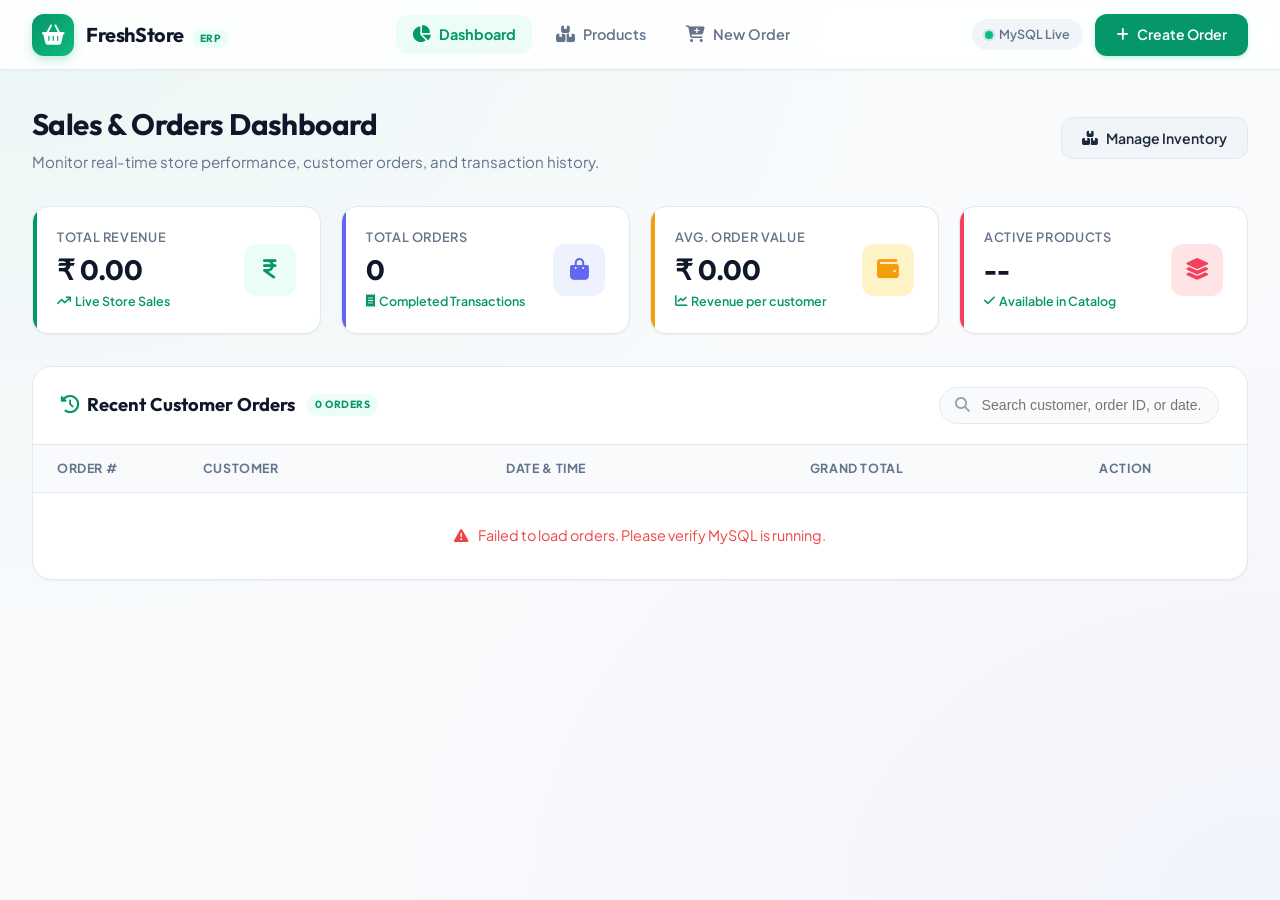
<file: ui/index.html>
<!DOCTYPE html>
<html lang="en">
<head>
  <meta charset="UTF-8">
  <title>Dashboard - Grocery Store Management System</title>
  <meta name="viewport" content="width=device-width, initial-scale=1.0">
  <link rel="stylesheet" href="https://cdnjs.cloudflare.com/ajax/libs/font-awesome/6.4.0/css/all.min.css">
  <link rel="stylesheet" href="css/modern.css">
</head>
<body>

  <!-- Top Navigation -->
  <nav class="app-navbar">
    <div class="brand-wrapper">
      <div class="brand-icon">
        <i class="fa-solid fa-basket-shopping"></i>
      </div>
      <div>
        <span class="brand-title">FreshStore <span class="brand-badge">ERP</span></span>
      </div>
    </div>

    <ul class="nav-links">
      <li>
        <a href="index.html" class="nav-link-item active">
          <i class="fa-solid fa-chart-pie"></i>
          <span>Dashboard</span>
        </a>
      </li>
      <li>
        <a href="manage-product.html" class="nav-link-item">
          <i class="fa-solid fa-boxes-stacked"></i>
          <span>Products</span>
        </a>
      </li>
      <li>
        <a href="order.html" class="nav-link-item">
          <i class="fa-solid fa-cart-plus"></i>
          <span>New Order</span>
        </a>
      </li>
    </ul>

    <div class="nav-actions">
      <div class="db-status-pill">
        <span class="status-dot"></span>
        <span>MySQL Live</span>
      </div>
      <a href="order.html" class="btn-modern btn-modern-primary">
        <i class="fa-solid fa-plus"></i>
        <span>Create Order</span>
      </a>
    </div>
  </nav>

  <!-- Main Container -->
  <main class="main-wrapper">
    <!-- Header -->
    <div class="page-header-row">
      <div class="page-title-box">
        <h1>Sales & Orders Dashboard</h1>
        <p>Monitor real-time store performance, customer orders, and transaction history.</p>
      </div>
      <div>
        <a href="manage-product.html" class="btn-modern btn-modern-secondary">
          <i class="fa-solid fa-boxes-stacked"></i>
          <span>Manage Inventory</span>
        </a>
      </div>
    </div>

    <!-- KPI Metric Cards -->
    <div class="stats-grid">
      <div class="stat-card emerald">
        <div class="stat-content">
          <span class="stat-label">Total Revenue</span>
          <span class="stat-value" id="kpiTotalRevenue">₹ 0.00</span>
          <span class="stat-subtext"><i class="fa-solid fa-arrow-trend-up"></i> Live Store Sales</span>
        </div>
        <div class="stat-icon-wrapper emerald">
          <i class="fa-solid fa-indian-rupee-sign"></i>
        </div>
      </div>

      <div class="stat-card indigo">
        <div class="stat-content">
          <span class="stat-label">Total Orders</span>
          <span class="stat-value" id="kpiTotalOrders">0</span>
          <span class="stat-subtext"><i class="fa-solid fa-receipt"></i> Completed Transactions</span>
        </div>
        <div class="stat-icon-wrapper indigo">
          <i class="fa-solid fa-bag-shopping"></i>
        </div>
      </div>

      <div class="stat-card amber">
        <div class="stat-content">
          <span class="stat-label">Avg. Order Value</span>
          <span class="stat-value" id="kpiAvgOrder">₹ 0.00</span>
          <span class="stat-subtext"><i class="fa-solid fa-chart-line"></i> Revenue per customer</span>
        </div>
        <div class="stat-icon-wrapper amber">
          <i class="fa-solid fa-wallet"></i>
        </div>
      </div>

      <div class="stat-card rose">
        <div class="stat-content">
          <span class="stat-label">Active Products</span>
          <span class="stat-value" id="kpiTotalProducts">--</span>
          <span class="stat-subtext"><i class="fa-solid fa-check"></i> Available in Catalog</span>
        </div>
        <div class="stat-icon-wrapper rose">
          <i class="fa-solid fa-layer-group"></i>
        </div>
      </div>
    </div>

    <!-- Orders Data Table Card -->
    <div class="content-card">
      <div class="card-header-bar">
        <div class="card-header-title">
          <i class="fa-solid fa-clock-rotate-left" style="color: var(--primary);"></i>
          <span>Recent Customer Orders</span>
          <span id="ordersCountBadge" class="brand-badge">0 Orders</span>
        </div>
        <div class="search-box-wrapper">
          <i class="fa-solid fa-magnifying-glass"></i>
          <input type="text" id="orderSearchInput" class="search-input" placeholder="Search customer, order ID, or date...">
        </div>
      </div>

      <div class="table-responsive">
        <table class="modern-table" id="ordersTable">
          <thead>
            <tr>
              <th style="width: 12%;">Order #</th>
              <th style="width: 25%;">Customer</th>
              <th style="width: 25%;">Date & Time</th>
              <th style="width: 18%;">Grand Total</th>
              <th style="width: 20%; text-align: center;">Action</th>
            </tr>
          </thead>
          <tbody id="ordersTableBody">
            <!-- Populated via dashboard.js -->
            <tr>
              <td colspan="5" class="text-center" style="padding: 3rem; text-align: center; color: var(--text-muted);">
                <i class="fa-solid fa-circle-notch fa-spin fa-2x" style="color: var(--primary); margin-bottom: 0.5rem;"></i>
                <p>Loading orders from database...</p>
              </td>
            </tr>
          </tbody>
        </table>
      </div>
    </div>
  </main>

  <script src="js/packages/jquery.min.js"></script>
  <script src="js/custom/common.js"></script>
  <script src="js/custom/dashboard.js"></script>
</body>
</html>
</file>
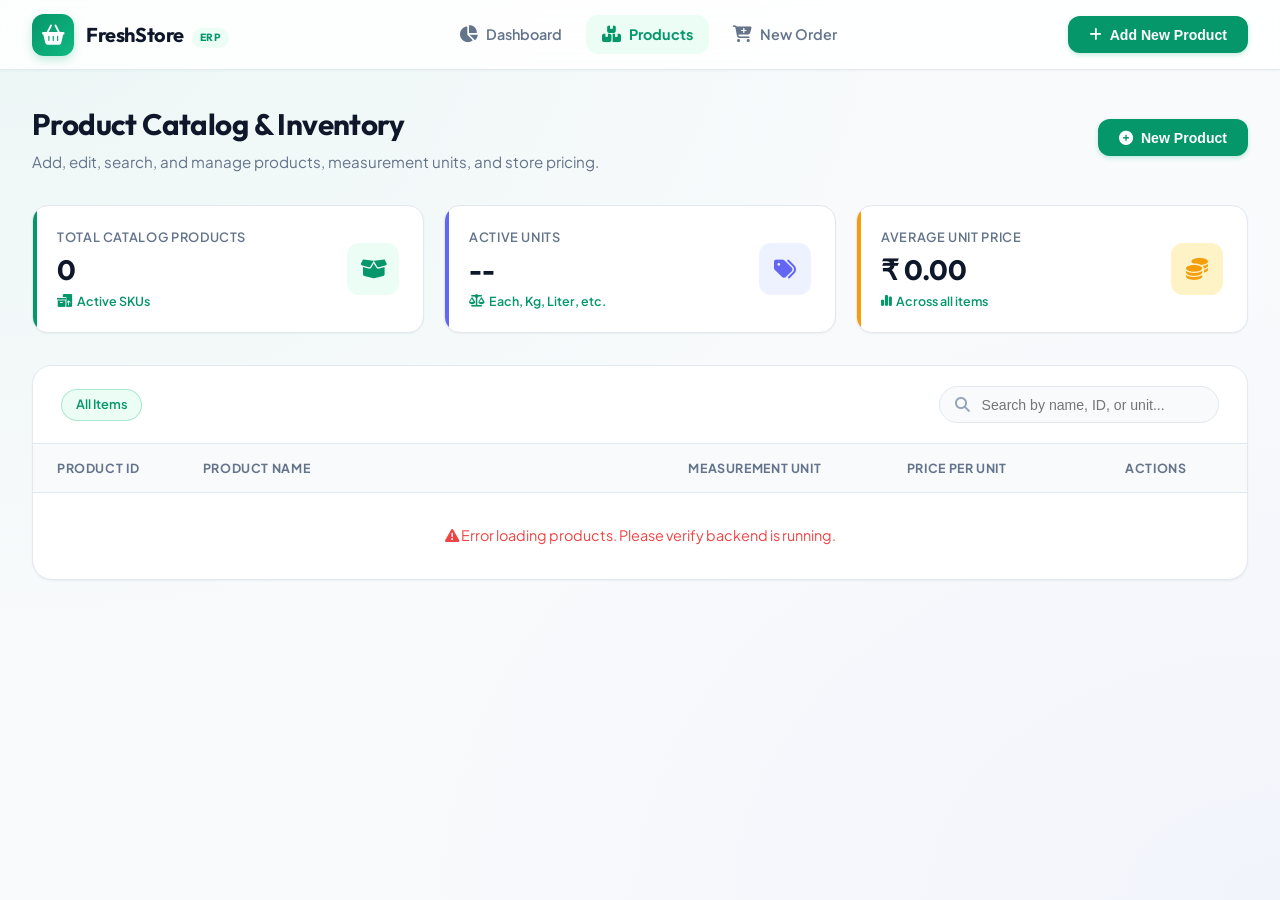
<file: ui/manage-product.html>
<!DOCTYPE html>
<html lang="en">
<head>
  <meta charset="UTF-8">
  <title>Manage Products - Grocery Store Management System</title>
  <meta name="viewport" content="width=device-width, initial-scale=1.0">
  <link rel="stylesheet" href="https://cdnjs.cloudflare.com/ajax/libs/font-awesome/6.4.0/css/all.min.css">
  <link rel="stylesheet" href="css/modern.css">
</head>
<body>

  <!-- Top Navigation -->
  <nav class="app-navbar">
    <div class="brand-wrapper">
      <div class="brand-icon">
        <i class="fa-solid fa-basket-shopping"></i>
      </div>
      <div>
        <span class="brand-title">FreshStore <span class="brand-badge">ERP</span></span>
      </div>
    </div>

    <ul class="nav-links">
      <li>
        <a href="index.html" class="nav-link-item">
          <i class="fa-solid fa-chart-pie"></i>
          <span>Dashboard</span>
        </a>
      </li>
      <li>
        <a href="manage-product.html" class="nav-link-item active">
          <i class="fa-solid fa-boxes-stacked"></i>
          <span>Products</span>
        </a>
      </li>
      <li>
        <a href="order.html" class="nav-link-item">
          <i class="fa-solid fa-cart-plus"></i>
          <span>New Order</span>
        </a>
      </li>
    </ul>

    <div class="nav-actions">
      <button type="button" class="btn-modern btn-modern-primary" id="openAddProductModal">
        <i class="fa-solid fa-plus"></i>
        <span>Add New Product</span>
      </button>
    </div>
  </nav>

  <!-- Main Container -->
  <main class="main-wrapper">
    <!-- Header -->
    <div class="page-header-row">
      <div class="page-title-box">
        <h1>Product Catalog & Inventory</h1>
        <p>Add, edit, search, and manage products, measurement units, and store pricing.</p>
      </div>
      <div>
        <button type="button" class="btn-modern btn-modern-primary" id="openAddProductBtn2">
          <i class="fa-solid fa-circle-plus"></i>
          <span>New Product</span>
        </button>
      </div>
    </div>

    <!-- Quick Stats -->
    <div class="stats-grid">
      <div class="stat-card emerald">
        <div class="stat-content">
          <span class="stat-label">Total Catalog Products</span>
          <span class="stat-value" id="statProductCount">0</span>
          <span class="stat-subtext"><i class="fa-solid fa-boxes-packing"></i> Active SKUs</span>
        </div>
        <div class="stat-icon-wrapper emerald">
          <i class="fa-solid fa-box-open"></i>
        </div>
      </div>

      <div class="stat-card indigo">
        <div class="stat-content">
          <span class="stat-label">Active Units</span>
          <span class="stat-value" id="statUomCount">--</span>
          <span class="stat-subtext"><i class="fa-solid fa-scale-balanced"></i> Each, Kg, Liter, etc.</span>
        </div>
        <div class="stat-icon-wrapper indigo">
          <i class="fa-solid fa-tags"></i>
        </div>
      </div>

      <div class="stat-card amber">
        <div class="stat-content">
          <span class="stat-label">Average Unit Price</span>
          <span class="stat-value" id="statAvgPrice">₹ 0.00</span>
          <span class="stat-subtext"><i class="fa-solid fa-chart-simple"></i> Across all items</span>
        </div>
        <div class="stat-icon-wrapper amber">
          <i class="fa-solid fa-coins"></i>
        </div>
      </div>
    </div>

    <!-- Content Table Card -->
    <div class="content-card">
      <div class="card-header-bar">
        <div class="filter-pills" id="uomFilterPills">
          <span class="filter-pill active" data-unit="all">All Items</span>
          <!-- Dynamic UOM pills inserted by JS -->
        </div>

        <div class="search-box-wrapper">
          <i class="fa-solid fa-magnifying-glass"></i>
          <input type="text" id="productSearchInput" class="search-input" placeholder="Search by name, ID, or unit...">
        </div>
      </div>

      <div class="table-responsive">
        <table class="modern-table" id="productTable">
          <thead>
            <tr>
              <th style="width: 12%;">Product ID</th>
              <th style="width: 40%;">Product Name</th>
              <th style="width: 18%;">Measurement Unit</th>
              <th style="width: 15%;">Price Per Unit</th>
              <th style="width: 15%; text-align: center;">Actions</th>
            </tr>
          </thead>
          <tbody id="productTableBody">
            <tr>
              <td colspan="5" style="text-align: center; padding: 3rem; color: var(--text-muted);">
                <i class="fa-solid fa-circle-notch fa-spin fa-2x" style="color: var(--primary); margin-bottom: 0.5rem;"></i>
                <p>Loading catalog products...</p>
              </td>
            </tr>
          </tbody>
        </table>
      </div>
    </div>
  </main>

  <!-- Add / Edit Product Modern Modal -->
  <div class="modal-backdrop-custom" id="customProductModal">
    <div class="modal-dialog-custom">
      <div class="modal-header-custom">
        <h3 id="modalTitle">Add New Product</h3>
        <button type="button" class="close-modal-btn" id="closeModalBtn">&times;</button>
      </div>

      <form id="productForm">
        <input type="hidden" name="id" id="productId" value="0">
        
        <div class="modal-body-custom">
          <div class="form-group-custom" style="margin-bottom: 1.25rem;">
            <label class="form-label-custom" for="productName">Product Name *</label>
            <input type="text" class="input-custom" name="name" id="productName" placeholder="e.g. Fresh Red Apples" required>
          </div>

          <div class="form-group-custom" style="margin-bottom: 1.25rem;">
            <label class="form-label-custom" for="productUom">Unit of Measurement *</label>
            <select class="input-custom" name="uoms" id="productUom" required>
              <option value="">-- Select Unit --</option>
            </select>
          </div>

          <div class="form-group-custom" style="margin-bottom: 0.5rem;">
            <label class="form-label-custom" for="productPrice">Price Per Unit (₹) *</label>
            <input type="number" step="0.01" min="0" class="input-custom" name="price" id="productPrice" placeholder="e.g. 120.00" required>
          </div>
        </div>

        <div class="modal-footer-custom">
          <button type="button" class="btn-modern btn-modern-secondary" id="cancelModalBtn">Cancel</button>
          <button type="button" class="btn-modern btn-modern-primary" id="saveProduct">
            <i class="fa-solid fa-check"></i>
            <span>Save Product</span>
          </button>
        </div>
      </form>
    </div>
  </div>

  <script src="js/packages/jquery.min.js"></script>
  <script src="js/custom/common.js"></script>
  <script src="js/custom/manage-product.js"></script>
</body>
</html>
</file>
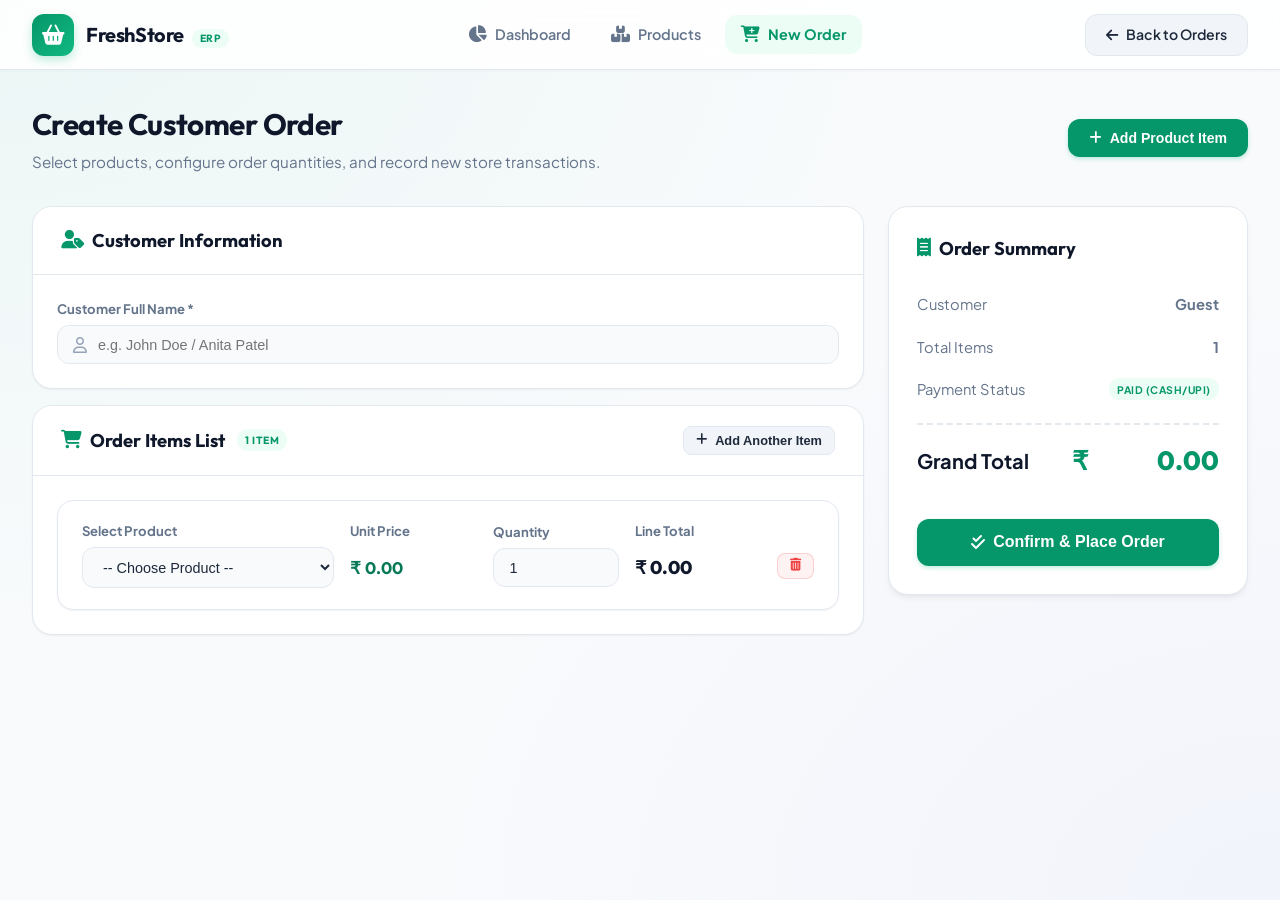
<file: ui/order.html>
<!DOCTYPE html>
<html lang="en">
<head>
  <meta charset="UTF-8">
  <title>New Order - Grocery Store Management System</title>
  <meta name="viewport" content="width=device-width, initial-scale=1.0">
  <link rel="stylesheet" href="https://cdnjs.cloudflare.com/ajax/libs/font-awesome/6.4.0/css/all.min.css">
  <link rel="stylesheet" href="css/modern.css">
</head>
<body>

  <!-- Top Navigation -->
  <nav class="app-navbar">
    <div class="brand-wrapper">
      <div class="brand-icon">
        <i class="fa-solid fa-basket-shopping"></i>
      </div>
      <div>
        <span class="brand-title">FreshStore <span class="brand-badge">ERP</span></span>
      </div>
    </div>

    <ul class="nav-links">
      <li>
        <a href="index.html" class="nav-link-item">
          <i class="fa-solid fa-chart-pie"></i>
          <span>Dashboard</span>
        </a>
      </li>
      <li>
        <a href="manage-product.html" class="nav-link-item">
          <i class="fa-solid fa-boxes-stacked"></i>
          <span>Products</span>
        </a>
      </li>
      <li>
        <a href="order.html" class="nav-link-item active">
          <i class="fa-solid fa-cart-plus"></i>
          <span>New Order</span>
        </a>
      </li>
    </ul>

    <div class="nav-actions">
      <a href="index.html" class="btn-modern btn-modern-secondary">
        <i class="fa-solid fa-arrow-left"></i>
        <span>Back to Orders</span>
      </a>
    </div>
  </nav>

  <!-- Main Container -->
  <main class="main-wrapper">
    <div class="page-header-row">
      <div class="page-title-box">
        <h1>Create Customer Order</h1>
        <p>Select products, configure order quantities, and record new store transactions.</p>
      </div>
      <div>
        <button type="button" class="btn-modern btn-modern-primary" id="addMoreButton">
          <i class="fa-solid fa-plus"></i>
          <span>Add Product Item</span>
        </button>
      </div>
    </div>

    <form id="orderForm">
      <div class="order-builder-grid">
        
        <!-- Left: Order Builder Column -->
        <div class="order-items-container">
          
          <!-- Customer Information Card -->
          <div class="content-card" style="margin-bottom: 0;">
            <div class="card-header-bar">
              <div class="card-header-title">
                <i class="fa-solid fa-user-tag" style="color: var(--primary);"></i>
                <span>Customer Information</span>
              </div>
            </div>
            <div style="padding: 1.5rem;">
              <div class="form-group-custom">
                <label class="form-label-custom" for="customerName">Customer Full Name *</label>
                <div style="position: relative;">
                  <i class="fa-regular fa-user" style="position: absolute; left: 1rem; top: 50%; transform: translateY(-50%); color: var(--text-subtle);"></i>
                  <input type="text" name="customerName" id="customerName" class="input-custom" placeholder="e.g. John Doe / Anita Patel" style="padding-left: 2.5rem;" required>
                </div>
              </div>
            </div>
          </div>

          <!-- Items Header Card -->
          <div class="content-card" style="margin-bottom: 0;">
            <div class="card-header-bar">
              <div class="card-header-title">
                <i class="fa-solid fa-cart-shopping" style="color: var(--primary);"></i>
                <span>Order Items List</span>
                <span id="itemsCountBadge" class="brand-badge">1 Item</span>
              </div>
              <div>
                <button type="button" class="btn-modern btn-modern-secondary btn-modern-sm" id="addMoreButton2">
                  <i class="fa-solid fa-plus"></i>
                  <span>Add Another Item</span>
                </button>
              </div>
            </div>

            <!-- Dynamic Items Container -->
            <div id="itemsContainer" style="padding: 1.5rem; display: flex; flex-direction: column; gap: 1rem;">
              <div class="product-box-extra">
                <!-- Initial item row -->
                <div class="item-row-card product-item">
                  <div class="form-group-custom">
                    <label class="form-label-custom">Select Product</label>
                    <select name="product" class="input-custom cart-product" required>
                      <option value="">-- Choose Product --</option>
                    </select>
                  </div>

                  <div class="form-group-custom">
                    <label class="form-label-custom">Unit Price</label>
                    <div style="display: flex; align-items: center; height: 42px;">
                      <span class="amount-tag" style="font-size: 1.05rem;">₹ </span>
                      <input id="product_price" name="product_price" class="product-price" value="0.00" readonly style="border: none; background: transparent; font-family: 'Outfit'; font-weight: 700; font-size: 1.05rem; color: #047857; width: 80px; outline: none; margin-left: 4px;">
                    </div>
                  </div>

                  <div class="form-group-custom">
                    <label class="form-label-custom">Quantity</label>
                    <input type="number" name="qty" class="input-custom product-qty" value="1" min="1" step="any" required>
                  </div>

                  <div class="form-group-custom">
                    <label class="form-label-custom">Line Total</label>
                    <div style="display: flex; align-items: center; height: 42px;">
                      <span class="amount-tag" style="font-size: 1.15rem; color: var(--dark);">₹ </span>
                      <input id="item_total" name="item_total" class="product-total" value="0.00" readonly style="border: none; background: transparent; font-family: 'Outfit'; font-weight: 800; font-size: 1.15rem; color: var(--dark); width: 100px; outline: none; margin-left: 4px;">
                    </div>
                  </div>

                  <div>
                    <button type="button" class="btn-modern btn-modern-danger btn-modern-sm remove-row hideit" style="margin-top: 1.4rem;">
                      <i class="fa-solid fa-trash-can"></i>
                    </button>
                  </div>
                </div>
              </div>
            </div>
          </div>
        </div>

        <!-- Right: Checkout Sticky Card -->
        <div>
          <div class="checkout-sticky-card">
            <div class="card-header-title" style="margin-bottom: 1.25rem;">
              <i class="fa-solid fa-receipt" style="color: var(--primary);"></i>
              <span>Order Summary</span>
            </div>

            <div class="summary-row">
              <span>Customer</span>
              <strong id="summaryCustomer">Guest</strong>
            </div>

            <div class="summary-row">
              <span>Total Items</span>
              <strong id="summaryItemCount">1</strong>
            </div>

            <div class="summary-row">
              <span>Payment Status</span>
              <span class="brand-badge" style="background: var(--primary-light); color: var(--primary);">Paid (Cash/UPI)</span>
            </div>

            <div class="summary-row total-row">
              <span>Grand Total</span>
              <div style="display: flex; align-items: baseline;">
                <span class="total-amount-display">₹ </span>
                <input id="product_grand_total" name="product_grand_total" class="product-grand-total total-amount-display" value="0.00" readonly style="border: none; background: transparent; width: 130px; text-align: right; outline: none;">
              </div>
            </div>

            <div style="margin-top: 1.75rem;">
              <button type="button" class="btn-modern btn-modern-primary" id="saveOrder" style="width: 100%; padding: 0.85rem; font-size: 1rem;">
                <i class="fa-solid fa-check-double"></i>
                <span>Confirm & Place Order</span>
              </button>
            </div>
          </div>
        </div>

      </div>
    </form>

    <!-- Hidden Template Row for Cloning -->
    <div class="product-box" style="display: none;">
      <div class="item-row-card product-item" style="margin-top: 0.75rem;">
        <div class="form-group-custom">
          <label class="form-label-custom">Select Product</label>
          <select name="product" class="input-custom cart-product" required>
            <option value="">-- Choose Product --</option>
          </select>
        </div>

        <div class="form-group-custom">
          <label class="form-label-custom">Unit Price</label>
          <div style="display: flex; align-items: center; height: 42px;">
            <span class="amount-tag" style="font-size: 1.05rem;">₹ </span>
            <input id="product_price" name="product_price" class="product-price" value="0.00" readonly style="border: none; background: transparent; font-family: 'Outfit'; font-weight: 700; font-size: 1.05rem; color: #047857; width: 80px; outline: none; margin-left: 4px;">
          </div>
        </div>

        <div class="form-group-custom">
          <label class="form-label-custom">Quantity</label>
          <input type="number" name="qty" class="input-custom product-qty" value="1" min="1" step="any" required>
        </div>

        <div class="form-group-custom">
          <label class="form-label-custom">Line Total</label>
          <div style="display: flex; align-items: center; height: 42px;">
            <span class="amount-tag" style="font-size: 1.15rem; color: var(--dark);">₹ </span>
            <input id="item_total" name="item_total" class="product-total" value="0.00" readonly style="border: none; background: transparent; font-family: 'Outfit'; font-weight: 800; font-size: 1.15rem; color: var(--dark); width: 100px; outline: none; margin-left: 4px;">
          </div>
        </div>

        <div>
          <button type="button" class="btn-modern btn-modern-danger btn-modern-sm remove-row" style="margin-top: 1.4rem;">
            <i class="fa-solid fa-trash-can"></i>
          </button>
        </div>
      </div>
    </div>
  </main>

  <script src="js/packages/jquery.min.js"></script>
  <script src="js/custom/common.js"></script>
  <script src="js/custom/order.js"></script>
</body>
</html>
</file>
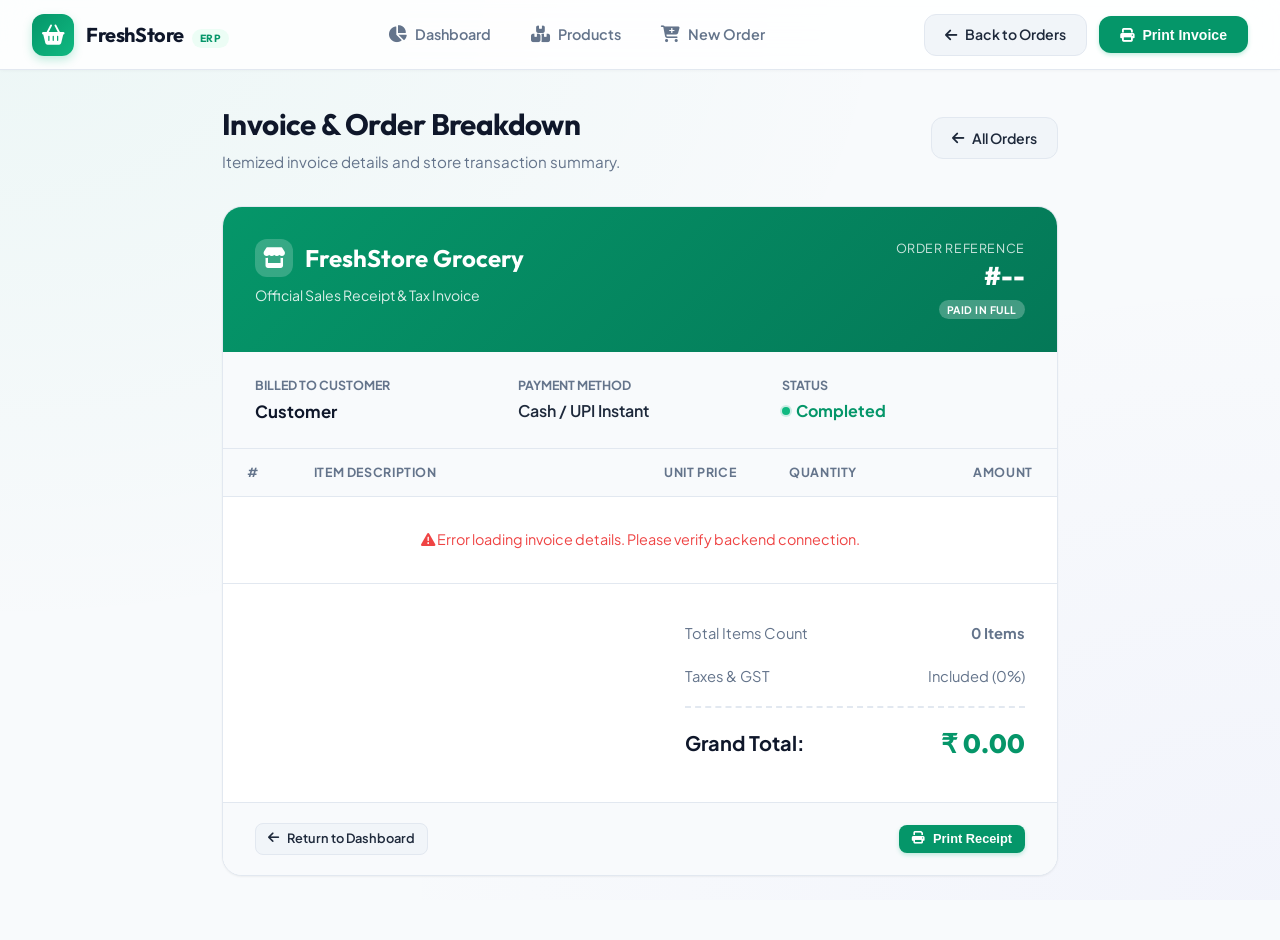
<file: ui/order_details.html>
<!DOCTYPE html>
<html lang="en">
<head>
  <meta charset="UTF-8">
  <title>Order Invoice - Grocery Store Management System</title>
  <meta name="viewport" content="width=device-width, initial-scale=1.0">
  <link rel="stylesheet" href="https://cdnjs.cloudflare.com/ajax/libs/font-awesome/6.4.0/css/all.min.css">
  <link rel="stylesheet" href="css/modern.css">
  <style>
    @media print {
      .app-navbar, .no-print { display: none !important; }
      body { background: #fff !important; }
      .main-wrapper { max-width: 100% !important; padding: 0 !important; }
      .content-card { box-shadow: none !important; border: 1px solid #ccc !important; }
    }
  </style>
</head>
<body>

  <!-- Top Navigation -->
  <nav class="app-navbar no-print">
    <div class="brand-wrapper">
      <div class="brand-icon">
        <i class="fa-solid fa-basket-shopping"></i>
      </div>
      <div>
        <span class="brand-title">FreshStore <span class="brand-badge">ERP</span></span>
      </div>
    </div>

    <ul class="nav-links">
      <li>
        <a href="index.html" class="nav-link-item">
          <i class="fa-solid fa-chart-pie"></i>
          <span>Dashboard</span>
        </a>
      </li>
      <li>
        <a href="manage-product.html" class="nav-link-item">
          <i class="fa-solid fa-boxes-stacked"></i>
          <span>Products</span>
        </a>
      </li>
      <li>
        <a href="order.html" class="nav-link-item">
          <i class="fa-solid fa-cart-plus"></i>
          <span>New Order</span>
        </a>
      </li>
    </ul>

    <div class="nav-actions">
      <a href="index.html" class="btn-modern btn-modern-secondary">
        <i class="fa-solid fa-arrow-left"></i>
        <span>Back to Orders</span>
      </a>
      <button type="button" class="btn-modern btn-modern-primary" onclick="window.print()">
        <i class="fa-solid fa-print"></i>
        <span>Print Invoice</span>
      </button>
    </div>
  </nav>

  <!-- Main Container -->
  <main class="main-wrapper" style="max-width: 900px;">
    <!-- Breadcrumb and Page Header -->
    <div class="page-header-row no-print">
      <div class="page-title-box">
        <h1>Invoice & Order Breakdown</h1>
        <p>Itemized invoice details and store transaction summary.</p>
      </div>
      <div>
        <a href="index.html" class="btn-modern btn-modern-secondary">
          <i class="fa-solid fa-arrow-left"></i>
          <span>All Orders</span>
        </a>
      </div>
    </div>

    <!-- Invoice Card -->
    <div class="content-card" id="invoiceCard">
      <!-- Invoice Header -->
      <div style="padding: 2rem; background: linear-gradient(135deg, #059669 0%, #047857 100%); color: #ffffff;">
        <div style="display: flex; justify-content: space-between; align-items: flex-start; flex-wrap: wrap; gap: 1rem;">
          <div>
            <div style="display: flex; align-items: center; gap: 0.75rem; margin-bottom: 0.5rem;">
              <div style="width: 38px; height: 38px; background: rgba(255,255,255,0.2); border-radius: var(--radius-md); display: flex; align-items: center; justify-content: center; font-size: 1.25rem;">
                <i class="fa-solid fa-store"></i>
              </div>
              <h2 style="font-family: 'Outfit'; font-size: 1.5rem; margin: 0; font-weight: 700;">FreshStore Grocery</h2>
            </div>
            <p style="opacity: 0.85; font-size: 0.88rem; margin: 0;">Official Sales Receipt & Tax Invoice</p>
          </div>

          <div style="text-align: right;">
            <div style="font-size: 0.78rem; text-transform: uppercase; letter-spacing: 0.05em; opacity: 0.8;">Order Reference</div>
            <div style="font-family: 'Outfit'; font-size: 1.6rem; font-weight: 800;">
              #<span id="order_id">--</span>
            </div>
            <span class="brand-badge" style="background: rgba(255,255,255,0.25); color: #fff;">PAID IN FULL</span>
          </div>
        </div>
      </div>

      <!-- Customer & Order Meta -->
      <div style="padding: 1.5rem 2rem; background: #f8fafc; border-bottom: 1px solid var(--border-color); display: grid; grid-template-columns: repeat(auto-fit, minmax(200px, 1fr)); gap: 1.25rem;">
        <div>
          <div style="font-size: 0.78rem; text-transform: uppercase; font-weight: 700; color: var(--text-muted); margin-bottom: 0.25rem;">Billed To Customer</div>
          <div style="font-size: 1.05rem; font-weight: 700; color: var(--dark);" id="customer_name">Customer</div>
        </div>
        <div>
          <div style="font-size: 0.78rem; text-transform: uppercase; font-weight: 700; color: var(--text-muted); margin-bottom: 0.25rem;">Payment Method</div>
          <div style="font-size: 1rem; font-weight: 600; color: var(--text-main);">Cash / UPI Instant</div>
        </div>
        <div>
          <div style="font-size: 0.78rem; text-transform: uppercase; font-weight: 700; color: var(--text-muted); margin-bottom: 0.25rem;">Status</div>
          <div style="display: flex; align-items: center; gap: 0.4rem; color: var(--primary); font-weight: 700;">
            <span class="status-dot"></span> Completed
          </div>
        </div>
      </div>

      <!-- Items Table -->
      <div class="table-responsive">
        <table class="modern-table">
          <thead>
            <tr>
              <th style="width: 8%;">#</th>
              <th style="width: 42%;">Item Description</th>
              <th style="width: 15%;">Unit Price</th>
              <th style="width: 15%;">Quantity</th>
              <th style="width: 20%; text-align: right;">Amount</th>
            </tr>
          </thead>
          <tbody id="orderDetailsTableBody">
            <tr>
              <td colspan="5" style="text-align: center; padding: 2.5rem; color: var(--text-muted);">
                <i class="fa-solid fa-circle-notch fa-spin fa-2x" style="color: var(--primary); margin-bottom: 0.5rem;"></i>
                <p>Loading order details...</p>
              </td>
            </tr>
          </tbody>
        </table>
      </div>

      <!-- Total Breakdown Footer -->
      <div style="padding: 1.75rem 2rem; background: #ffffff; border-top: 1px solid var(--border-color);">
        <div style="max-width: 340px; margin-left: auto;">
          <div class="summary-row">
            <span>Total Items Count</span>
            <strong id="invoiceTotalItems">0 Items</strong>
          </div>
          <div class="summary-row">
            <span>Taxes & GST</span>
            <span>Included (0%)</span>
          </div>
          <div class="summary-row total-row" style="margin-top: 0.5rem;">
            <span>Grand Total:</span>
            <span class="total-amount-display" id="invoiceGrandTotal">₹ 0.00</span>
          </div>
        </div>
      </div>

      <!-- Footer Print Action -->
      <div class="no-print" style="padding: 1.25rem 2rem; background: #f8fafc; border-top: 1px solid var(--border-color); display: flex; justify-content: space-between; align-items: center;">
        <a href="index.html" class="btn-modern btn-modern-secondary btn-modern-sm">
          <i class="fa-solid fa-arrow-left"></i>
          <span>Return to Dashboard</span>
        </a>
        <button type="button" class="btn-modern btn-modern-primary btn-modern-sm" onclick="window.print()">
          <i class="fa-solid fa-print"></i>
          <span>Print Receipt</span>
        </button>
      </div>
    </div>
  </main>

  <script src="js/packages/jquery.min.js"></script>
  <script src="js/custom/common.js"></script>
  <script src="js/custom/order_details.js"></script>
</body>
</html>
</file>
<file: ui/css/modern.css>
/* ==========================================================================
   Grocery Store Management System (GSMS) - Modern SaaS Design System
   ========================================================================== */

@import url('https://fonts.googleapis.com/css2?family=Plus+Jakarta+Sans:wght@300;400;500;600;700;800&family=Outfit:wght@400;500;600;700&display=swap');

:root {
  /* Color Palette - Fresh Emerald & Slate Luxury */
  --primary: #059669;
  --primary-hover: #047857;
  --primary-light: #ecfdf5;
  --primary-glow: rgba(16, 185, 129, 0.25);
  
  --secondary: #6366f1;
  --secondary-light: #eef2ff;
  
  --accent: #f59e0b;
  --accent-light: #fef3c7;
  
  --danger: #ef4444;
  --danger-light: #fef2f2;
  
  --dark: #0f172a;
  --text-main: #1e293b;
  --text-muted: #64748b;
  --text-subtle: #94a3b8;
  
  --bg-page: #f8fafc;
  --bg-card: #ffffff;
  --bg-input: #f8fafc;
  
  --border-color: #e2e8f0;
  --border-light: #f1f5f9;
  
  /* Shadows */
  --shadow-sm: 0 1px 2px 0 rgba(0, 0, 0, 0.05);
  --shadow-md: 0 4px 6px -1px rgba(0, 0, 0, 0.06), 0 2px 4px -2px rgba(0, 0, 0, 0.04);
  --shadow-lg: 0 10px 15px -3px rgba(0, 0, 0, 0.08), 0 4px 6px -4px rgba(0, 0, 0, 0.04);
  --shadow-xl: 0 20px 25px -5px rgba(0, 0, 0, 0.1), 0 8px 10px -6px rgba(0, 0, 0, 0.05);
  
  --radius-sm: 8px;
  --radius-md: 12px;
  --radius-lg: 16px;
  --radius-xl: 20px;
  --radius-full: 9999px;
  
  --transition: all 0.2s cubic-bezier(0.16, 1, 0.3, 1);
}

/* Global Reset & Base */
* {
  box-sizing: border-box;
  margin: 0;
  padding: 0;
}

body {
  font-family: 'Plus Jakarta Sans', -apple-system, BlinkMacSystemFont, 'Segoe UI', Roboto, sans-serif !important;
  background-color: var(--bg-page) !important;
  background-image: radial-gradient(at 0% 0%, rgba(16, 185, 129, 0.05) 0px, transparent 50%),
                    radial-gradient(at 100% 100%, rgba(99, 102, 241, 0.04) 0px, transparent 50%) !important;
  background-attachment: fixed !important;
  color: var(--text-main) !important;
  min-height: 100vh;
  line-height: 1.5;
  -webkit-font-smoothing: antialiased;
}

a {
  text-decoration: none !important;
  color: inherit;
  transition: var(--transition);
}

/* App Header & Navbar */
.app-navbar {
  position: sticky;
  top: 0;
  z-index: 1000;
  background: rgba(255, 255, 255, 0.85);
  backdrop-filter: blur(16px);
  -webkit-backdrop-filter: blur(16px);
  border-bottom: 1px solid var(--border-color);
  padding: 0.85rem 2rem;
  display: flex;
  align-items: center;
  justify-content: space-between;
  box-shadow: 0 1px 3px 0 rgba(0, 0, 0, 0.03);
}

.brand-wrapper {
  display: flex;
  align-items: center;
  gap: 0.75rem;
}

.brand-icon {
  width: 42px;
  height: 42px;
  background: linear-gradient(135deg, var(--primary) 0%, #10b981 100%);
  color: #fff;
  border-radius: var(--radius-md);
  display: flex;
  align-items: center;
  justify-content: center;
  font-size: 1.25rem;
  box-shadow: 0 4px 10px var(--primary-glow);
}

.brand-title {
  font-family: 'Outfit', sans-serif;
  font-size: 1.25rem;
  font-weight: 700;
  color: var(--dark);
  letter-spacing: -0.02em;
}

.brand-badge {
  font-size: 0.65rem;
  text-transform: uppercase;
  font-weight: 700;
  letter-spacing: 0.05em;
  background: var(--primary-light);
  color: var(--primary);
  padding: 0.2rem 0.5rem;
  border-radius: var(--radius-full);
  margin-left: 0.25rem;
}

.nav-links {
  display: flex;
  align-items: center;
  gap: 0.5rem;
  list-style: none;
}

.nav-link-item {
  display: flex;
  align-items: center;
  gap: 0.5rem;
  padding: 0.55rem 1rem;
  border-radius: var(--radius-md);
  font-size: 0.9rem;
  font-weight: 600;
  color: var(--text-muted);
  transition: var(--transition);
}

.nav-link-item:hover {
  color: var(--primary);
  background: var(--primary-light);
}

.nav-link-item.active {
  color: var(--primary);
  background: var(--primary-light);
  font-weight: 700;
}

.nav-link-item i {
  font-size: 1.05rem;
}

.nav-actions {
  display: flex;
  align-items: center;
  gap: 0.75rem;
}

.db-status-pill {
  display: flex;
  align-items: center;
  gap: 0.4rem;
  padding: 0.4rem 0.8rem;
  background: #f1f5f9;
  border-radius: var(--radius-full);
  font-size: 0.78rem;
  font-weight: 600;
  color: var(--text-muted);
}

.status-dot {
  width: 8px;
  height: 8px;
  border-radius: 50%;
  background-color: #10b981;
  box-shadow: 0 0 0 2px rgba(16, 185, 129, 0.2);
  animation: pulse-dot 2s infinite;
}

@keyframes pulse-dot {
  0% { transform: scale(0.95); box-shadow: 0 0 0 0 rgba(16, 185, 129, 0.7); }
  70% { transform: scale(1); box-shadow: 0 0 0 6px rgba(16, 185, 129, 0); }
  100% { transform: scale(0.95); box-shadow: 0 0 0 0 rgba(16, 185, 129, 0); }
}

/* Page Container */
.main-wrapper {
  max-width: 1320px;
  margin: 0 auto;
  padding: 2rem;
}

/* Page Header */
.page-header-row {
  display: flex;
  align-items: center;
  justify-content: space-between;
  margin-bottom: 2rem;
  flex-wrap: wrap;
  gap: 1rem;
}

.page-title-box h1 {
  font-family: 'Outfit', sans-serif;
  font-size: 1.85rem;
  font-weight: 700;
  color: var(--dark);
  letter-spacing: -0.02em;
  margin-bottom: 0.25rem;
}

.page-title-box p {
  color: var(--text-muted);
  font-size: 0.95rem;
}

/* KPI / Stat Cards */
.stats-grid {
  display: grid;
  grid-template-columns: repeat(auto-fit, minmax(240px, 1fr));
  gap: 1.25rem;
  margin-bottom: 2rem;
}

.stat-card {
  background: var(--bg-card);
  border: 1px solid var(--border-color);
  border-radius: var(--radius-lg);
  padding: 1.35rem 1.5rem;
  box-shadow: var(--shadow-sm);
  display: flex;
  align-items: center;
  justify-content: space-between;
  transition: var(--transition);
  position: relative;
  overflow: hidden;
}

.stat-card:hover {
  transform: translateY(-3px);
  box-shadow: var(--shadow-md);
  border-color: #cbd5e1;
}

.stat-card::after {
  content: '';
  position: absolute;
  top: 0;
  left: 0;
  width: 4px;
  height: 100%;
}

.stat-card.emerald::after { background: var(--primary); }
.stat-card.indigo::after { background: var(--secondary); }
.stat-card.amber::after { background: var(--accent); }
.stat-card.rose::after { background: #f43f5e; }

.stat-content {
  display: flex;
  flex-direction: column;
}

.stat-label {
  font-size: 0.8rem;
  font-weight: 600;
  text-transform: uppercase;
  letter-spacing: 0.05em;
  color: var(--text-muted);
  margin-bottom: 0.35rem;
}

.stat-value {
  font-family: 'Outfit', sans-serif;
  font-size: 1.75rem;
  font-weight: 700;
  color: var(--dark);
  line-height: 1.2;
}

.stat-subtext {
  font-size: 0.78rem;
  color: var(--primary);
  font-weight: 600;
  margin-top: 0.35rem;
  display: flex;
  align-items: center;
  gap: 0.25rem;
}

.stat-icon-wrapper {
  width: 52px;
  height: 52px;
  border-radius: var(--radius-md);
  display: flex;
  align-items: center;
  justify-content: center;
  font-size: 1.35rem;
}

.stat-icon-wrapper.emerald { background: var(--primary-light); color: var(--primary); }
.stat-icon-wrapper.indigo { background: var(--secondary-light); color: var(--secondary); }
.stat-icon-wrapper.amber { background: var(--accent-light); color: var(--accent); }
.stat-icon-wrapper.rose { background: #ffe4e6; color: #f43f5e; }

/* Content Card */
.content-card {
  background: var(--bg-card);
  border: 1px solid var(--border-color);
  border-radius: var(--radius-xl);
  box-shadow: var(--shadow-sm);
  overflow: hidden;
  margin-bottom: 2rem;
}

.card-header-bar {
  padding: 1.25rem 1.75rem;
  border-bottom: 1px solid var(--border-color);
  display: flex;
  align-items: center;
  justify-content: space-between;
  flex-wrap: wrap;
  gap: 1rem;
  background: #ffffff;
}

.card-header-title {
  font-family: 'Outfit', sans-serif;
  font-size: 1.15rem;
  font-weight: 700;
  color: var(--dark);
  display: flex;
  align-items: center;
  gap: 0.5rem;
}

.search-box-wrapper {
  position: relative;
  min-width: 280px;
}

.search-box-wrapper i {
  position: absolute;
  left: 1rem;
  top: 50%;
  transform: translateY(-50%);
  color: var(--text-subtle);
  font-size: 0.95rem;
}

.search-input {
  width: 100%;
  padding: 0.6rem 1rem 0.6rem 2.6rem;
  border: 1px solid var(--border-color);
  background: var(--bg-input);
  border-radius: var(--radius-full);
  font-size: 0.88rem;
  color: var(--text-main);
  transition: var(--transition);
  outline: none;
}

.search-input:focus {
  border-color: var(--primary);
  background: #fff;
  box-shadow: 0 0 0 3px var(--primary-glow);
}

/* Category Filter Pills */
.filter-pills {
  display: flex;
  align-items: center;
  gap: 0.4rem;
  flex-wrap: wrap;
}

.filter-pill {
  padding: 0.35rem 0.85rem;
  font-size: 0.8rem;
  font-weight: 600;
  border-radius: var(--radius-full);
  background: #f1f5f9;
  color: var(--text-muted);
  cursor: pointer;
  border: 1px solid transparent;
  transition: var(--transition);
}

.filter-pill:hover {
  background: #e2e8f0;
  color: var(--dark);
}

.filter-pill.active {
  background: var(--primary-light);
  color: var(--primary);
  border-color: rgba(16, 185, 129, 0.3);
}

/* Custom Modern Data Tables */
.table-responsive {
  width: 100%;
  overflow-x: auto;
}

.modern-table {
  width: 100%;
  border-collapse: collapse;
  text-align: left;
}

.modern-table thead th {
  background: #f8fafc;
  color: var(--text-muted);
  font-size: 0.78rem;
  font-weight: 700;
  text-transform: uppercase;
  letter-spacing: 0.05em;
  padding: 0.9rem 1.5rem;
  border-bottom: 1px solid var(--border-color);
}

.modern-table tbody td {
  padding: 1rem 1.5rem;
  font-size: 0.9rem;
  color: var(--text-main);
  border-bottom: 1px solid var(--border-light);
  vertical-align: middle;
  transition: background 0.15s ease;
}

.modern-table tbody tr:hover td {
  background: #f8fafc;
}

.modern-table tbody tr:last-child td {
  border-bottom: none;
}

/* Table Elements */
.customer-cell {
  display: flex;
  align-items: center;
  gap: 0.75rem;
}

.avatar-circle {
  width: 36px;
  height: 36px;
  border-radius: 50%;
  background: linear-gradient(135deg, #e0e7ff 0%, #c7d2fe 100%);
  color: #4338ca;
  font-weight: 700;
  font-size: 0.85rem;
  display: flex;
  align-items: center;
  justify-content: center;
  flex-shrink: 0;
}

.order-badge {
  font-family: 'Outfit', sans-serif;
  font-weight: 600;
  font-size: 0.82rem;
  padding: 0.25rem 0.65rem;
  border-radius: var(--radius-sm);
  background: #f1f5f9;
  color: #334155;
  display: inline-block;
}

.amount-tag {
  font-family: 'Outfit', sans-serif;
  font-weight: 700;
  font-size: 0.98rem;
  color: #047857;
}

.uom-pill {
  font-size: 0.75rem;
  font-weight: 700;
  text-transform: uppercase;
  padding: 0.2rem 0.55rem;
  border-radius: var(--radius-sm);
  background: #f3f4f6;
  color: #4b5563;
  display: inline-block;
}

/* Modern Buttons */
.btn-modern {
  display: inline-flex;
  align-items: center;
  justify-content: center;
  gap: 0.5rem;
  padding: 0.6rem 1.25rem;
  font-size: 0.88rem;
  font-weight: 600;
  border-radius: var(--radius-md);
  border: 1px solid transparent;
  cursor: pointer;
  transition: var(--transition);
  text-align: center;
  outline: none;
}

.btn-modern-primary {
  background: var(--primary);
  color: #ffffff !important;
  box-shadow: 0 2px 4px var(--primary-glow);
}

.btn-modern-primary:hover {
  background: var(--primary-hover);
  box-shadow: 0 4px 12px var(--primary-glow);
  transform: translateY(-1px);
}

.btn-modern-secondary {
  background: #f1f5f9;
  color: var(--text-main) !important;
  border-color: var(--border-color);
}

.btn-modern-secondary:hover {
  background: #e2e8f0;
}

.btn-modern-sm {
  padding: 0.35rem 0.75rem;
  font-size: 0.8rem;
  border-radius: var(--radius-sm);
}

.btn-modern-danger {
  background: var(--danger-light);
  color: var(--danger) !important;
  border: 1px solid rgba(239, 68, 68, 0.2);
}

.btn-modern-danger:hover {
  background: var(--danger);
  color: #fff !important;
}

.btn-modern-info {
  background: var(--secondary-light);
  color: var(--secondary) !important;
  border: 1px solid rgba(99, 102, 241, 0.2);
}

.btn-modern-info:hover {
  background: var(--secondary);
  color: #fff !important;
}

/* Order Creation Form & Items */
.order-builder-grid {
  display: grid;
  grid-template-columns: 1fr 360px;
  gap: 1.5rem;
  align-items: start;
}

@media (max-width: 992px) {
  .order-builder-grid {
    grid-template-columns: 1fr;
  }
}

.order-items-container {
  display: flex;
  flex-direction: column;
  gap: 1rem;
}

.item-row-card {
  background: #ffffff;
  border: 1px solid var(--border-color);
  border-radius: var(--radius-lg);
  padding: 1.25rem 1.5rem;
  box-shadow: var(--shadow-sm);
  display: grid;
  grid-template-columns: 2fr 1fr 1fr 1fr auto;
  gap: 1rem;
  align-items: center;
  transition: var(--transition);
}

.item-row-card:hover {
  border-color: #cbd5e1;
  box-shadow: var(--shadow-md);
}

@media (max-width: 768px) {
  .item-row-card {
    grid-template-columns: 1fr;
    gap: 0.75rem;
  }
}

.form-group-custom {
  display: flex;
  flex-direction: column;
  gap: 0.4rem;
}

.form-label-custom {
  font-size: 0.82rem;
  font-weight: 700;
  color: var(--text-muted);
}

.input-custom {
  width: 100%;
  padding: 0.65rem 1rem;
  border: 1px solid var(--border-color);
  background: var(--bg-input);
  border-radius: var(--radius-md);
  font-size: 0.9rem;
  color: var(--text-main);
  outline: none;
  transition: var(--transition);
}

.input-custom:focus {
  border-color: var(--primary);
  background: #fff;
  box-shadow: 0 0 0 3px var(--primary-glow);
}

/* Checkout Summary Card */
.checkout-sticky-card {
  background: #ffffff;
  border: 1px solid var(--border-color);
  border-radius: var(--radius-xl);
  padding: 1.75rem;
  box-shadow: var(--shadow-md);
  position: sticky;
  top: 90px;
}

.summary-row {
  display: flex;
  justify-content: space-between;
  align-items: center;
  padding: 0.65rem 0;
  font-size: 0.92rem;
  color: var(--text-muted);
}

.summary-row.total-row {
  border-top: 2px dashed var(--border-color);
  margin-top: 0.75rem;
  padding-top: 1rem;
  font-size: 1.25rem;
  font-weight: 700;
  color: var(--dark);
}

.total-amount-display {
  font-family: 'Outfit', sans-serif;
  color: var(--primary);
  font-size: 1.65rem;
  font-weight: 800;
}

/* Modern Modal Styles */
.modal-backdrop-custom {
  position: fixed;
  top: 0;
  left: 0;
  width: 100vw;
  height: 100vh;
  background: rgba(15, 23, 42, 0.6);
  backdrop-filter: blur(8px);
  -webkit-backdrop-filter: blur(8px);
  z-index: 2000;
  display: none;
  align-items: center;
  justify-content: center;
  padding: 1rem;
}

.modal-dialog-custom {
  background: #ffffff;
  border-radius: var(--radius-xl);
  width: 100%;
  max-width: 520px;
  box-shadow: var(--shadow-xl);
  border: 1px solid var(--border-color);
  animation: modal-scale 0.25s cubic-bezier(0.16, 1, 0.3, 1);
  overflow: hidden;
}

@keyframes modal-scale {
  from { opacity: 0; transform: scale(0.95) translateY(10px); }
  to { opacity: 1; transform: scale(1) translateY(0); }
}

.modal-header-custom {
  padding: 1.25rem 1.75rem;
  border-bottom: 1px solid var(--border-color);
  display: flex;
  align-items: center;
  justify-content: space-between;
}

.modal-header-custom h3 {
  font-family: 'Outfit', sans-serif;
  font-size: 1.25rem;
  font-weight: 700;
  color: var(--dark);
}

.close-modal-btn {
  background: none;
  border: none;
  font-size: 1.25rem;
  color: var(--text-subtle);
  cursor: pointer;
  padding: 0.25rem;
  transition: var(--transition);
}

.close-modal-btn:hover {
  color: var(--danger);
}

.modal-body-custom {
  padding: 1.75rem;
}

.modal-footer-custom {
  padding: 1rem 1.75rem;
  border-top: 1px solid var(--border-color);
  background: #f8fafc;
  display: flex;
  justify-content: flex-end;
  gap: 0.75rem;
}

/* Toast Notifications */
.toast-container {
  position: fixed;
  bottom: 2rem;
  right: 2rem;
  z-index: 9999;
  display: flex;
  flex-direction: column;
  gap: 0.75rem;
}

.modern-toast {
  background: #ffffff;
  color: var(--dark);
  padding: 0.85rem 1.25rem;
  border-radius: var(--radius-md);
  box-shadow: var(--shadow-lg);
  border-left: 4px solid var(--primary);
  display: flex;
  align-items: center;
  gap: 0.75rem;
  font-size: 0.9rem;
  font-weight: 600;
  animation: slide-in 0.3s ease;
  min-width: 280px;
}

@keyframes slide-in {
  from { transform: translateX(100%); opacity: 0; }
  to { transform: translateX(0); opacity: 1; }
}

/* Empty State */
.empty-state {
  text-align: center;
  padding: 4rem 2rem;
}

.empty-state-icon {
  width: 72px;
  height: 72px;
  border-radius: 50%;
  background: #f1f5f9;
  color: var(--text-subtle);
  display: flex;
  align-items: center;
  justify-content: center;
  font-size: 2rem;
  margin: 0 auto 1rem auto;
}

.empty-state-title {
  font-size: 1.15rem;
  font-weight: 700;
  color: var(--dark);
  margin-bottom: 0.25rem;
}

.empty-state-text {
  font-size: 0.9rem;
  color: var(--text-muted);
}
</file>
